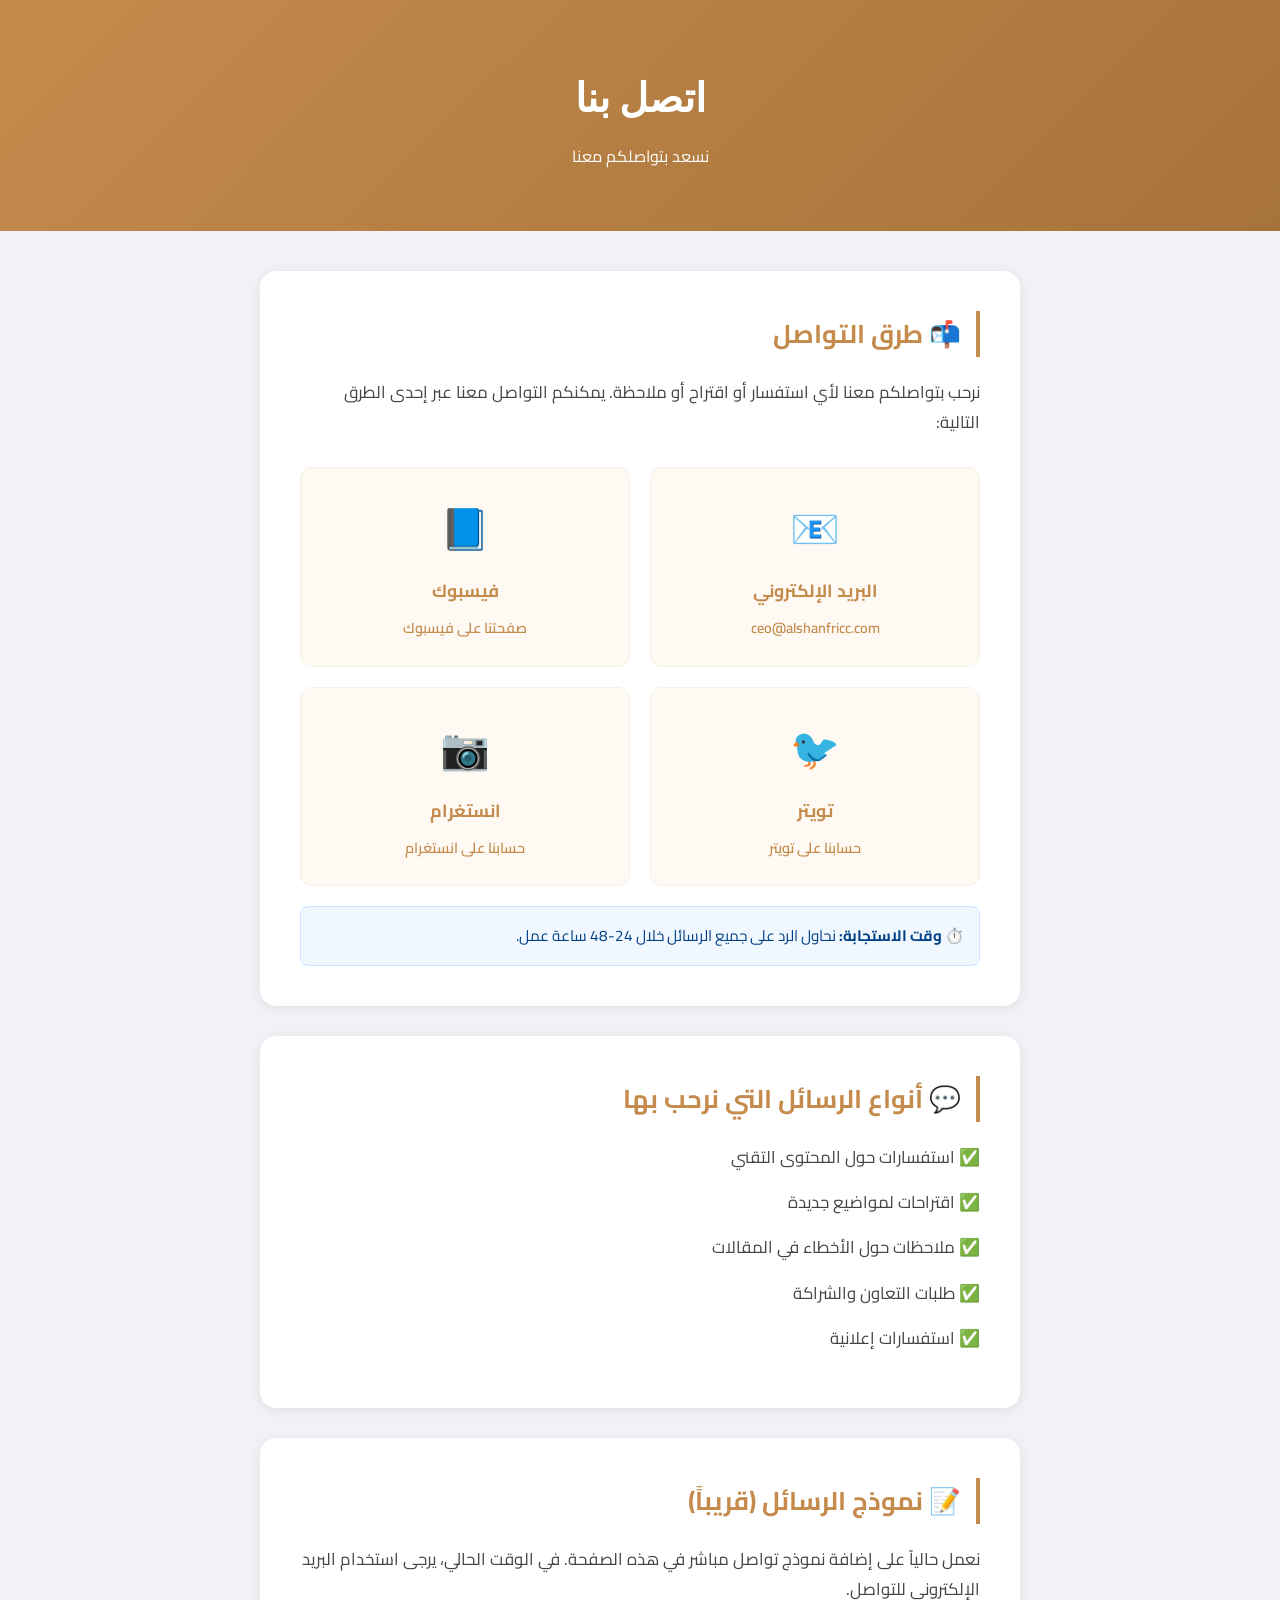
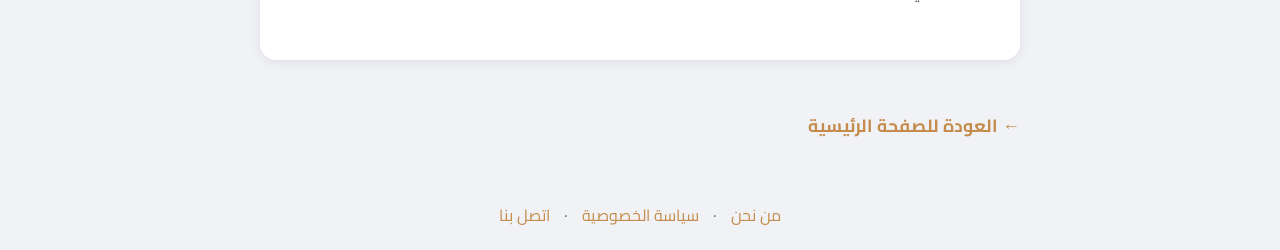
<file: contact.html>
<!DOCTYPE html>
<html lang="ar" dir="rtl">
<head>
    <meta charset="UTF-8">
    <meta name="viewport" content="width=device-width, initial-scale=1.0">
    <title>اتصل بنا - ALSHANFRICC</title>
    <meta name="description" content="تواصل مع فريق ALSHANFRICC">
    <link rel="preconnect" href="https://fonts.googleapis.com">
    <link href="https://fonts.googleapis.com/css2?family=Cairo:wght@400;600;700&family=Playfair+Display:wght@700&display=swap" rel="stylesheet">
    <style>
        * { box-sizing: border-box; margin: 0; padding: 0; }
        body {
            font-family: 'Cairo', sans-serif;
            background: #f0f2f5;
            color: #1c1e21;
            line-height: 1.8;
            min-height: 100vh;
        }
        .page-header {
            background: linear-gradient(135deg, #c48b4c 0%, #a6733a 100%);
            color: white;
            padding: 60px 20px;
            text-align: center;
        }
        .page-header h1 {
            font-family: 'Playfair Display', serif;
            font-size: 2.5rem;
            margin-bottom: 10px;
        }
        .container {
            max-width: 800px;
            margin: 40px auto;
            padding: 0 20px;
        }
        .content-card {
            background: white;
            border-radius: 16px;
            padding: 40px;
            box-shadow: 0 2px 12px rgba(0,0,0,0.08);
            margin-bottom: 30px;
        }
        .content-card h2 {
            color: #c48b4c;
            margin-bottom: 20px;
            font-size: 1.6rem;
            border-right: 4px solid #c48b4c;
            padding-right: 15px;
        }
        .content-card p {
            margin-bottom: 15px;
            font-size: 1.05rem;
            color: #444;
        }
        .contact-methods {
            display: grid;
            grid-template-columns: repeat(auto-fit, minmax(220px, 1fr));
            gap: 20px;
            margin-top: 30px;
        }
        .contact-method {
            background: #fef9f3;
            border: 1px solid #f5efe6;
            border-radius: 12px;
            padding: 25px;
            text-align: center;
            transition: transform 0.3s;
        }
        .contact-method:hover {
            transform: translateY(-5px);
        }
        .contact-icon {
            font-size: 2.5rem;
            margin-bottom: 10px;
        }
        .contact-method h3 {
            color: #c48b4c;
            margin-bottom: 8px;
            font-size: 1.1rem;
        }
        .contact-method p {
            font-size: 0.9rem;
            color: #666;
            margin: 0;
        }
        .contact-method a {
            color: #c48b4c;
            text-decoration: none;
            font-weight: 600;
        }
        .contact-method a:hover {
            text-decoration: underline;
        }
        .response-time {
            background: #f0f7ff;
            border: 1px solid #cce5ff;
            border-radius: 8px;
            padding: 15px;
            margin-top: 20px;
            font-size: 0.95rem;
            color: #004085;
        }
        .back-link {
            display: inline-block;
            margin-top: 20px;
            color: #c48b4c;
            text-decoration: none;
            font-weight: 700;
            font-size: 1.1rem;
        }
        .back-link:hover {
            text-decoration: underline;
        }
        .footer-nav {
            text-align: center;
            padding: 20px;
            color: #666;
        }
        .footer-nav a {
            color: #c48b4c;
            text-decoration: none;
            margin: 0 10px;
        }
        @media (max-width: 768px) {
            .page-header h1 { font-size: 1.8rem; }
            .content-card { padding: 25px; }
        }
    </style>
</head>
<body>
    <div class="page-header">
        <h1>اتصل بنا</h1>
        <p>نسعد بتواصلكم معنا</p>
    </div>

    <div class="container">
        <div class="content-card">
            <h2>📬 طرق التواصل</h2>
            <p>
                نرحب بتواصلكم معنا لأي استفسار أو اقتراح أو ملاحظة. 
                يمكنكم التواصل معنا عبر إحدى الطرق التالية:
            </p>

            <div class="contact-methods">
                <div class="contact-method">
                    <div class="contact-icon">📧</div>
                    <h3>البريد الإلكتروني</h3>
                    <p><a href="mailto:ceo@alshanfricc.com">ceo@alshanfricc.com</a></p>
                </div>
                <div class="contact-method">
                    <div class="contact-icon">📘</div>
                    <h3>فيسبوك</h3>
                    <p><a href="#" target="_blank">صفحتنا على فيسبوك</a></p>
                </div>
                <div class="contact-method">
                    <div class="contact-icon">🐦</div>
                    <h3>تويتر</h3>
                    <p><a href="#" target="_blank">حسابنا على تويتر</a></p>
                </div>
                <div class="contact-method">
                    <div class="contact-icon">📷</div>
                    <h3>انستغرام</h3>
                    <p><a href="#" target="_blank">حسابنا على انستغرام</a></p>
                </div>
            </div>

            <div class="response-time">
                ⏱️ <strong>وقت الاستجابة:</strong> نحاول الرد على جميع الرسائل خلال 24-48 ساعة عمل.
            </div>
        </div>

        <div class="content-card">
            <h2>💬 أنواع الرسائل التي نرحب بها</h2>
            <p>✅ استفسارات حول المحتوى التقني</p>
            <p>✅ اقتراحات لمواضيع جديدة</p>
            <p>✅ ملاحظات حول الأخطاء في المقالات</p>
            <p>✅ طلبات التعاون والشراكة</p>
            <p>✅ استفسارات إعلانية</p>
        </div>

        <div class="content-card">
            <h2>📝 نموذج الرسائل (قريباً)</h2>
            <p>
                نعمل حالياً على إضافة نموذج تواصل مباشر في هذه الصفحة. 
                في الوقت الحالي، يرجى استخدام البريد الإلكتروني للتواصل.
            </p>
        </div>

        <a href="index.html" class="back-link">← العودة للصفحة الرئيسية</a>
    </div>

    <div class="footer-nav">
        <a href="about.html">من نحن</a> · 
        <a href="privacy.html">سياسة الخصوصية</a> · 
        <a href="contact.html">اتصل بنا</a>
    </div>
</body>
</html>
</file>
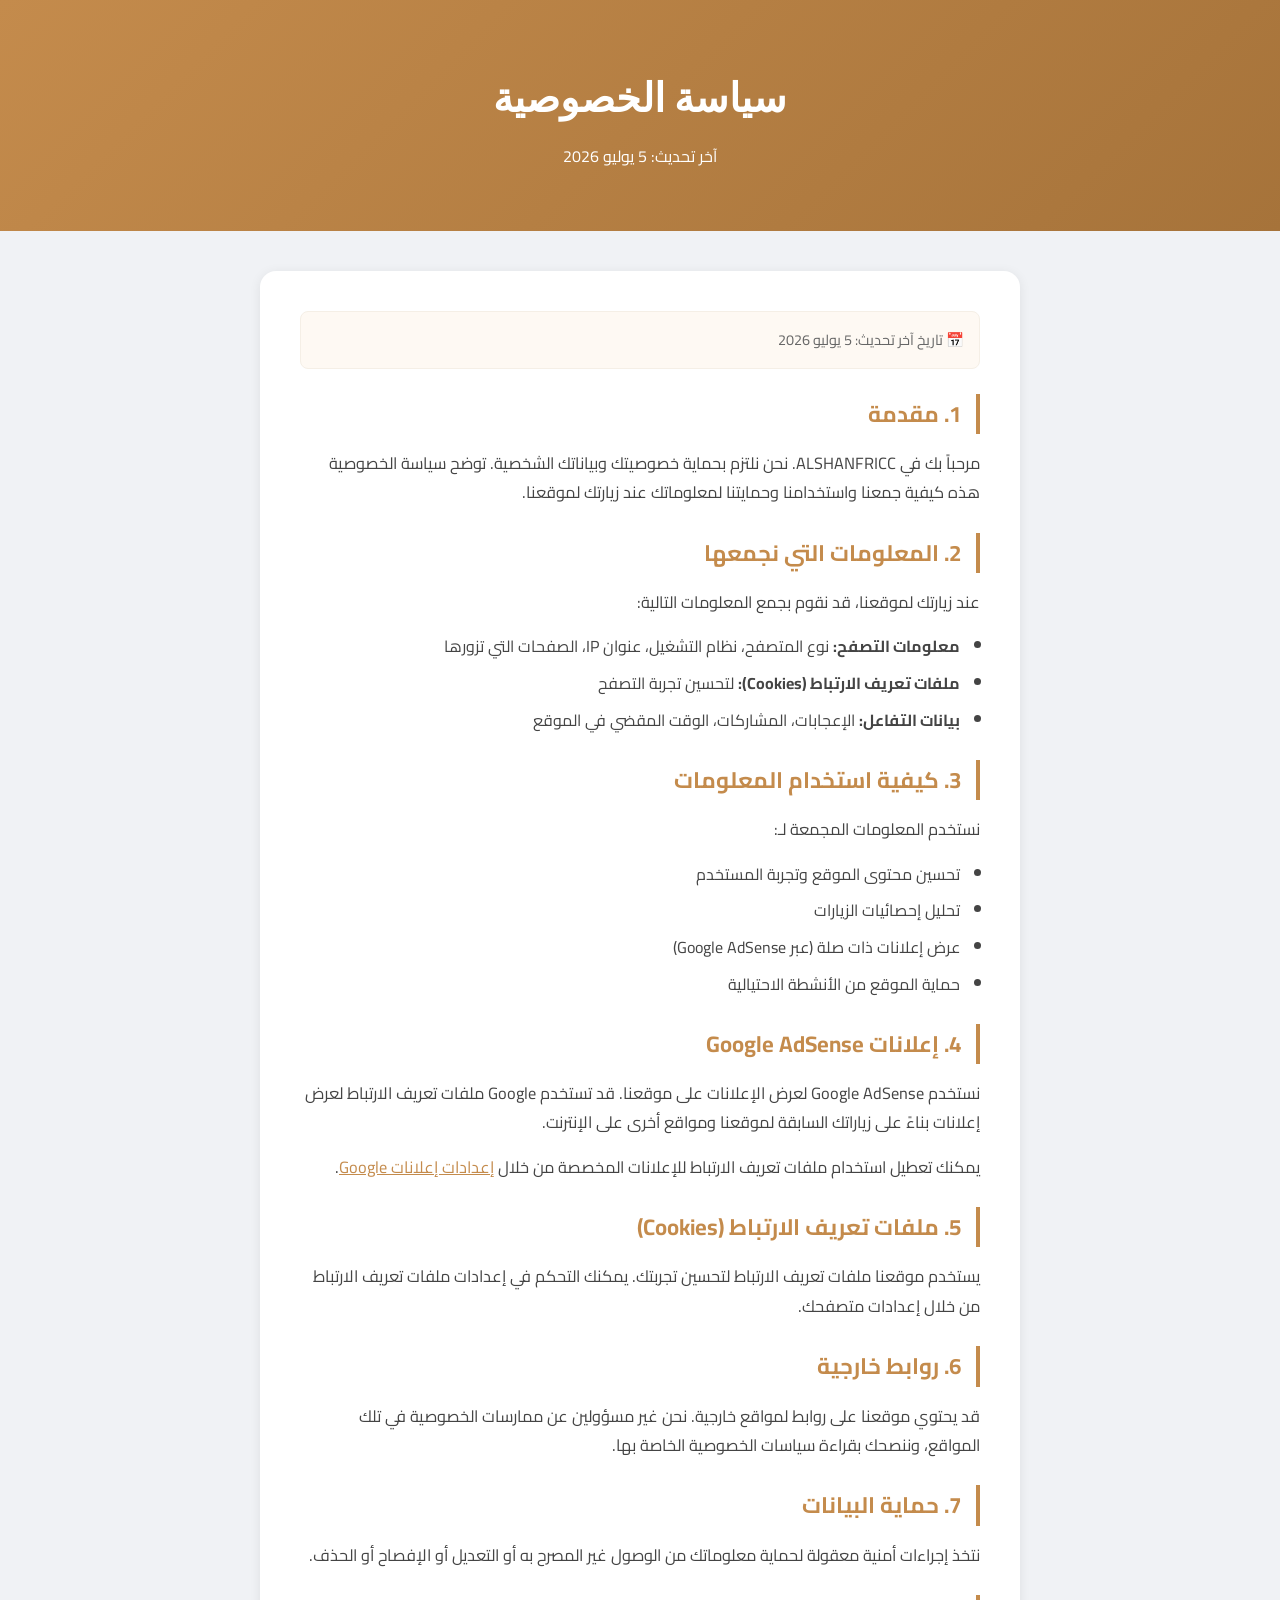
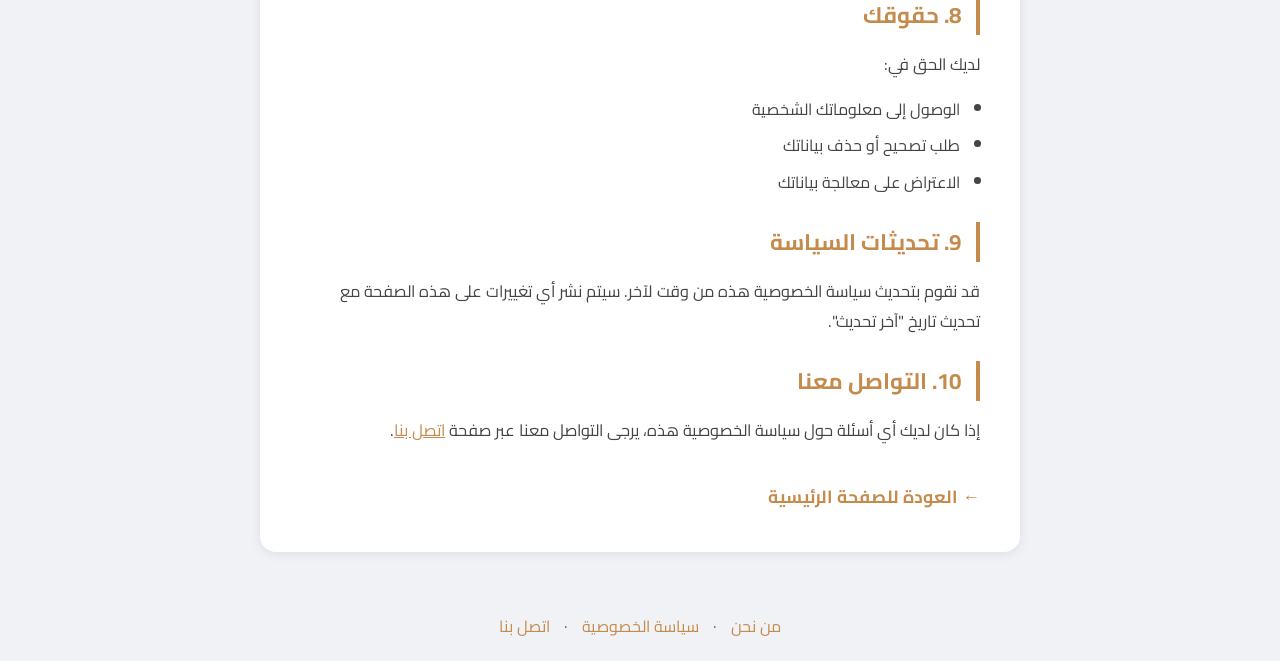
<file: privacy.html>
<!DOCTYPE html>
<html lang="ar" dir="rtl">
<head>
    <meta charset="UTF-8">
    <meta name="viewport" content="width=device-width, initial-scale=1.0">
    <title>سياسة الخصوصية - ALSHANFRICC</title>
    <meta name="description" content="سياسة الخصوصية لموقع ALSHANFRICC">
    <link rel="preconnect" href="https://fonts.googleapis.com">
    <link href="https://fonts.googleapis.com/css2?family=Cairo:wght@400;600;700&family=Playfair+Display:wght@700&display=swap" rel="stylesheet">
    <style>
        * { box-sizing: border-box; margin: 0; padding: 0; }
        body {
            font-family: 'Cairo', sans-serif;
            background: #f0f2f5;
            color: #1c1e21;
            line-height: 1.8;
            min-height: 100vh;
        }
        .page-header {
            background: linear-gradient(135deg, #c48b4c 0%, #a6733a 100%);
            color: white;
            padding: 60px 20px;
            text-align: center;
        }
        .page-header h1 {
            font-family: 'Playfair Display', serif;
            font-size: 2.5rem;
            margin-bottom: 10px;
        }
        .container {
            max-width: 800px;
            margin: 40px auto;
            padding: 0 20px;
        }
        .content-card {
            background: white;
            border-radius: 16px;
            padding: 40px;
            box-shadow: 0 2px 12px rgba(0,0,0,0.08);
            margin-bottom: 30px;
        }
        .content-card h2 {
            color: #c48b4c;
            margin: 25px 0 15px 0;
            font-size: 1.4rem;
            border-right: 4px solid #c48b4c;
            padding-right: 15px;
        }
        .content-card h2:first-child {
            margin-top: 0;
        }
        .content-card p {
            margin-bottom: 15px;
            font-size: 1.02rem;
            color: #444;
        }
        .content-card ul {
            margin: 10px 20px 15px 0;
            color: #444;
        }
        .content-card li {
            margin-bottom: 8px;
        }
        .last-updated {
            background: #fef9f3;
            border: 1px solid #f5efe6;
            border-radius: 8px;
            padding: 15px;
            margin-bottom: 20px;
            font-size: 0.9rem;
            color: #666;
        }
        .back-link {
            display: inline-block;
            margin-top: 20px;
            color: #c48b4c;
            text-decoration: none;
            font-weight: 700;
            font-size: 1.1rem;
        }
        .back-link:hover {
            text-decoration: underline;
        }
        .footer-nav {
            text-align: center;
            padding: 20px;
            color: #666;
        }
        .footer-nav a {
            color: #c48b4c;
            text-decoration: none;
            margin: 0 10px;
        }
        @media (max-width: 768px) {
            .page-header h1 { font-size: 1.8rem; }
            .content-card { padding: 25px; }
        }
    </style>
</head>
<body>
    <div class="page-header">
        <h1>سياسة الخصوصية</h1>
        <p>آخر تحديث: 5 يوليو 2026</p>
    </div>

    <div class="container">
        <div class="content-card">
            <div class="last-updated">
                📅 تاريخ آخر تحديث: 5 يوليو 2026
            </div>

            <h2>1. مقدمة</h2>
            <p>
                مرحباً بك في ALSHANFRICC. نحن نلتزم بحماية خصوصيتك وبياناتك الشخصية. 
                توضح سياسة الخصوصية هذه كيفية جمعنا واستخدامنا وحمايتنا لمعلوماتك عند زيارتك لموقعنا.
            </p>

            <h2>2. المعلومات التي نجمعها</h2>
            <p>عند زيارتك لموقعنا، قد نقوم بجمع المعلومات التالية:</p>
            <ul>
                <li><strong>معلومات التصفح:</strong> نوع المتصفح، نظام التشغيل، عنوان IP، الصفحات التي تزورها</li>
                <li><strong>ملفات تعريف الارتباط (Cookies):</strong> لتحسين تجربة التصفح</li>
                <li><strong>بيانات التفاعل:</strong> الإعجابات، المشاركات، الوقت المقضي في الموقع</li>
            </ul>

            <h2>3. كيفية استخدام المعلومات</h2>
            <p>نستخدم المعلومات المجمعة لـ:</p>
            <ul>
                <li>تحسين محتوى الموقع وتجربة المستخدم</li>
                <li>تحليل إحصائيات الزيارات</li>
                <li>عرض إعلانات ذات صلة (عبر Google AdSense)</li>
                <li>حماية الموقع من الأنشطة الاحتيالية</li>
            </ul>

            <h2>4. إعلانات Google AdSense</h2>
            <p>
                نستخدم Google AdSense لعرض الإعلانات على موقعنا. قد تستخدم Google ملفات تعريف الارتباط 
                لعرض إعلانات بناءً على زياراتك السابقة لموقعنا ومواقع أخرى على الإنترنت.
            </p>
            <p>
                يمكنك تعطيل استخدام ملفات تعريف الارتباط للإعلانات المخصصة من خلال 
                <a href="https://www.google.com/settings/ads" target="_blank" style="color:#c48b4c;">إعدادات إعلانات Google</a>.
            </p>

            <h2>5. ملفات تعريف الارتباط (Cookies)</h2>
            <p>
                يستخدم موقعنا ملفات تعريف الارتباط لتحسين تجربتك. يمكنك التحكم في إعدادات ملفات تعريف الارتباط 
                من خلال إعدادات متصفحك.
            </p>

            <h2>6. روابط خارجية</h2>
            <p>
                قد يحتوي موقعنا على روابط لمواقع خارجية. نحن غير مسؤولين عن ممارسات الخصوصية في تلك المواقع، 
                وننصحك بقراءة سياسات الخصوصية الخاصة بها.
            </p>

            <h2>7. حماية البيانات</h2>
            <p>
                نتخذ إجراءات أمنية معقولة لحماية معلوماتك من الوصول غير المصرح به أو التعديل أو الإفصاح أو الحذف.
            </p>

            <h2>8. حقوقك</h2>
            <p>لديك الحق في:</p>
            <ul>
                <li>الوصول إلى معلوماتك الشخصية</li>
                <li>طلب تصحيح أو حذف بياناتك</li>
                <li>الاعتراض على معالجة بياناتك</li>
            </ul>

            <h2>9. تحديثات السياسة</h2>
            <p>
                قد نقوم بتحديث سياسة الخصوصية هذه من وقت لآخر. سيتم نشر أي تغييرات على هذه الصفحة 
                مع تحديث تاريخ "آخر تحديث".
            </p>

            <h2>10. التواصل معنا</h2>
            <p>
                إذا كان لديك أي أسئلة حول سياسة الخصوصية هذه، يرجى التواصل معنا عبر صفحة 
                <a href="contact.html" style="color:#c48b4c;">اتصل بنا</a>.
            </p>

            <a href="index.html" class="back-link">← العودة للصفحة الرئيسية</a>
        </div>
    </div>

    <div class="footer-nav">
        <a href="about.html">من نحن</a> · 
        <a href="privacy.html">سياسة الخصوصية</a> · 
        <a href="contact.html">اتصل بنا</a>
    </div>
</body>
</html>
</file>
